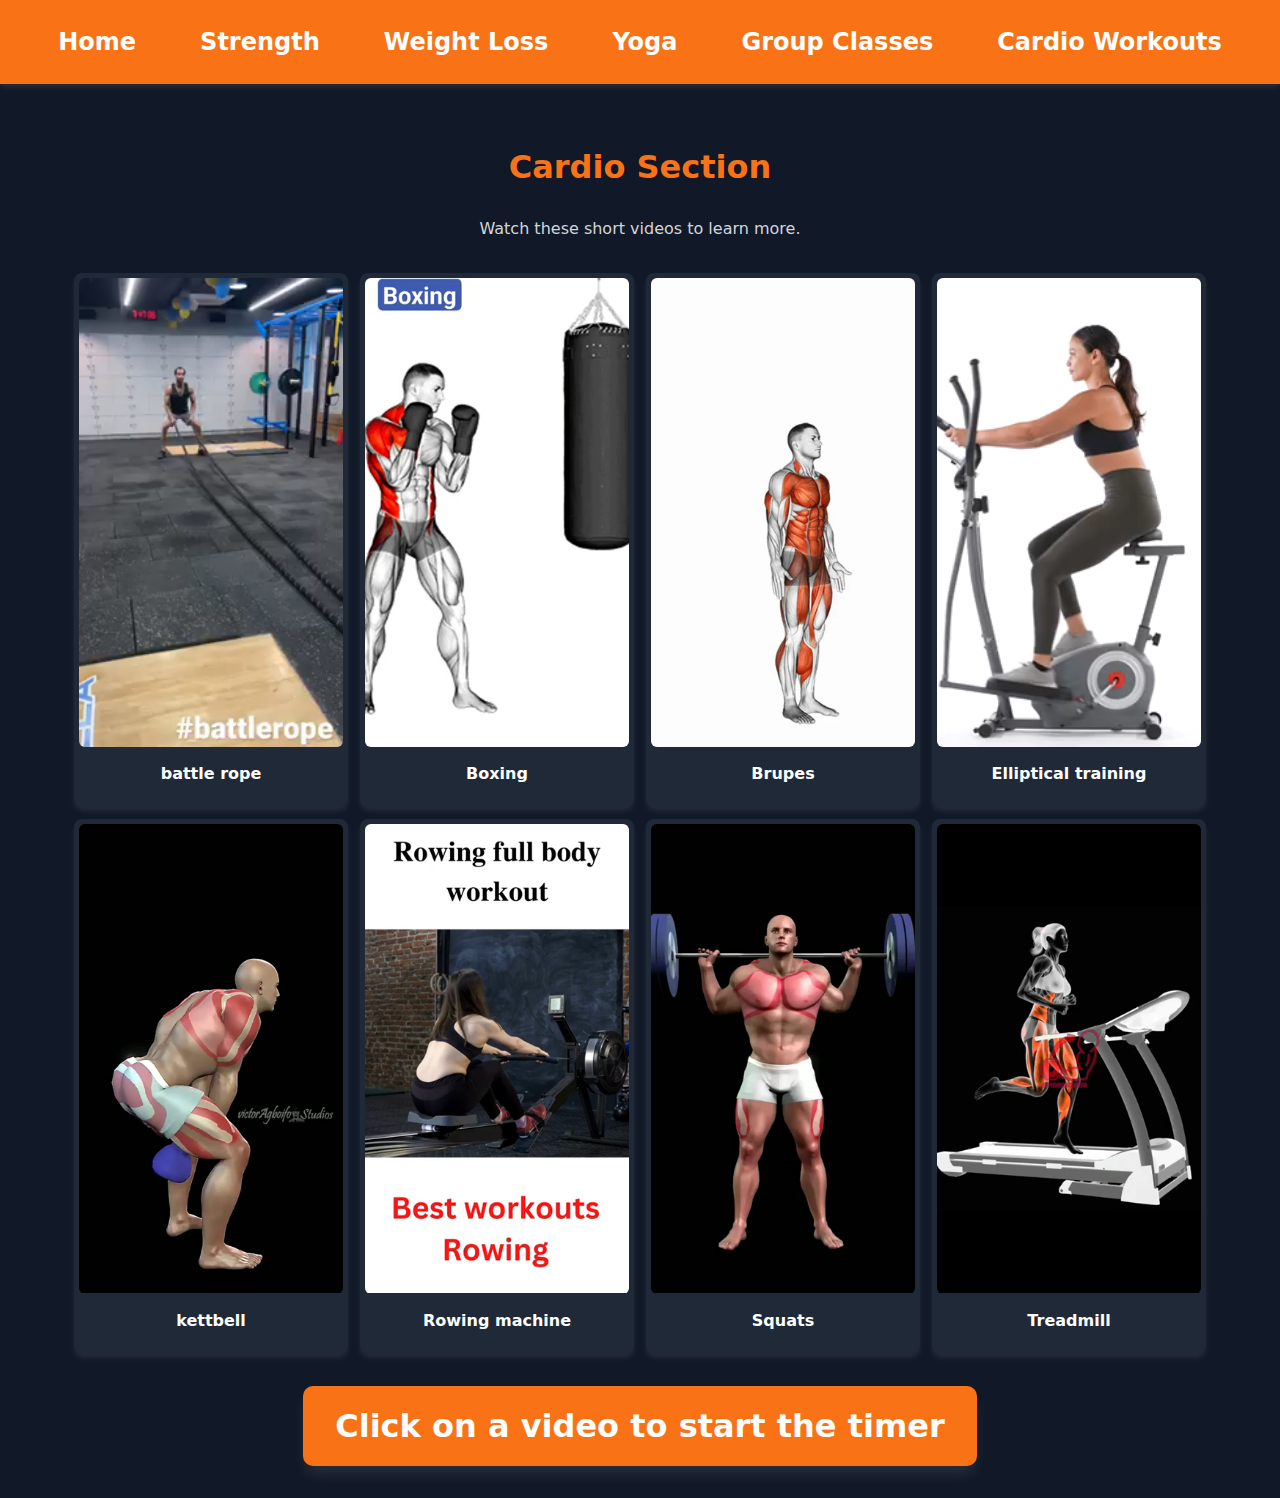
<file: cardio.html>
<!DOCTYPE html>
<html lang="en">
<head>
    <meta charset="UTF-8">
    <meta name="viewport" content="width=device-width, initial-scale=1.0">
    <title>Cardio Exercises</title>
    <link rel="stylesheet" href="./css/yoga.css">
    <style>
        .nav-bar {
            background-color: var(--primary-color);
            padding: 1rem;
            display: flex;
            justify-content: center;
            gap: 2rem;
            box-shadow: var(--shadow);
        }
        .nav-bar a {
            color: var(--white);
            text-decoration: none;
            font-weight: bold;
            font-size: 1.5rem;
            padding: 0.5rem 1rem;
            transition: color 0.3s ease-in-out;
            position: relative;
        }
        .nav-bar a::after {
            content: "";
            position: absolute;
            left: 50%;
            bottom: -3px;
            width: 0;
            height: 2px;
            background-color: var(--white);
            transition: width 0.3s ease-in-out, left 0.3s ease-in-out;
        }
        .nav-bar a:hover::after {
            width: 100%;
            left: 0;
        }
        .video-container {
            text-align: center;
            position: relative;
        }
        .video-container video {
            width: 100%;
            height: 100%;
            object-fit: cover;
            border-radius: 6px;
        }
        .video-container p {
            margin-top: 0.5rem;
            font-weight: bold;
            color: var(--text-color);
        }
        .video-container video:hover {
            autoplay: true;
            muted: true;
            loop: true;
        }
        .timer {
            text-align: center;
            font-size: 2rem;
            font-weight: bold;
            margin-top: 2rem;
            padding: 1rem 2rem;
            color: var(--white);
            background-color: var(--primary-color);
            border-radius: 10px;
            display: block;
            width: fit-content;
            margin-left: auto;
            margin-right: auto;
            box-shadow: var(--shadow-lg);
            transition: transform 0.2s ease-in-out;
        }
        .timer.active {
            transform: scale(1.2);
        }
    </style>
</head>
<body>
    <nav class="nav-bar">
        <a href="./index.html">Home</a>
        <a href="./strengthgain.html">Strength</a>
        <a href="./weightloss.html">Weight Loss</a>
        <a href="./yoga.html">Yoga</a>
        <a href="#group-classes">Group Classes</a>
        <a href="./cardio.html">Cardio Workouts</a>
    </nav>
    
    <div class="container">
        <header class="section-header">
            <h2>Cardio Section</h2>
            <p>Watch these short videos to learn more.</p>
        </header>
        
        <section class="video-section">
            <div class="video-container">
                <video muted>
                    <source src="./videos/cardio/battlerope.mp4" type="video/mp4">
                    Your browser does not support the video tag.
                </video>
                <p>battle rope</p>
            </div>
            <div class="video-container">
                <video muted>
                    <source src="./videos/cardio/boxing.mp4" type="video/mp4">
                    Your browser does not support the video tag.
                </video>
                <p>Boxing</p>
            </div>
            <div class="video-container">
                <video muted>
                    <source src="./videos/cardio/burpes.mp4" type="video/mp4">
                    Your browser does not support the video tag.
                </video>
                <p>Brupes</p>
            </div>
            <div class="video-container">
                <video muted>
                    <source src="./videos/cardio/elliptical.mp4" type="video/mp4">
                    Your browser does not support the video tag.
                </video>
                <p>Elliptical training</p>
            </div>
            <div class="video-container">
                <video muted>
                    <source src="./videos/cardio/kettbell.mp4" type="video/mp4">
                    Your browser does not support the video tag.
                </video>
                <p>kettbell</p>
            </div>
            <div class="video-container">
                <video muted>
                    <source src="./videos/cardio/rowing.mp4" type="video/mp4">
                    Your browser does not support the video tag.
                </video>
                <p>Rowing machine</p>
            </div>
            <div class="video-container">
                <video muted>
                    <source src="./videos/cardio/squats.mp4" type="video/mp4">
                    Your browser does not support the video tag.
                </video>
                <p>Squats</p>
            </div>
            <div class="video-container">
                <video muted>
                    <source src="./videos/cardio/treadmill.mp4" type="video/mp4">
                    Your browser does not support the video tag.
                </video>
                <p>Treadmill</p>
            </div>
        </section>
        <div class="timer" id="video-timer">Click on a video to start the timer</div>
    </div>
    <script>
        let activeTimer;
        let activeVideo;

        document.querySelectorAll(".video-container video").forEach(video => {
            video.addEventListener("mouseenter", () => {
                video.play();
            });
            video.addEventListener("mouseleave", () => {
                video.pause();
                video.currentTime = 0;
            });
            video.addEventListener("click", () => {
                if (activeVideo && activeVideo !== video) {
                    alert("You switched to a different video!");
                }
                
                clearInterval(activeTimer);
                let timerElement = document.getElementById("video-timer");
                let time = 0;
                timerElement.textContent = `Time Spent: ${time} sec`;
                timerElement.classList.add("active");
                activeVideo = video;
                
                activeTimer = setInterval(() => {
                    time++;
                    timerElement.textContent = `Time Spent: ${time} sec`;
                    timerElement.classList.toggle("active");
                    if (video.paused || video.ended) {
                        clearInterval(activeTimer);
                        timerElement.classList.remove("active");
                    }
                }, 1000);
            });
        });
    </script>
</body>
</html>
</file>
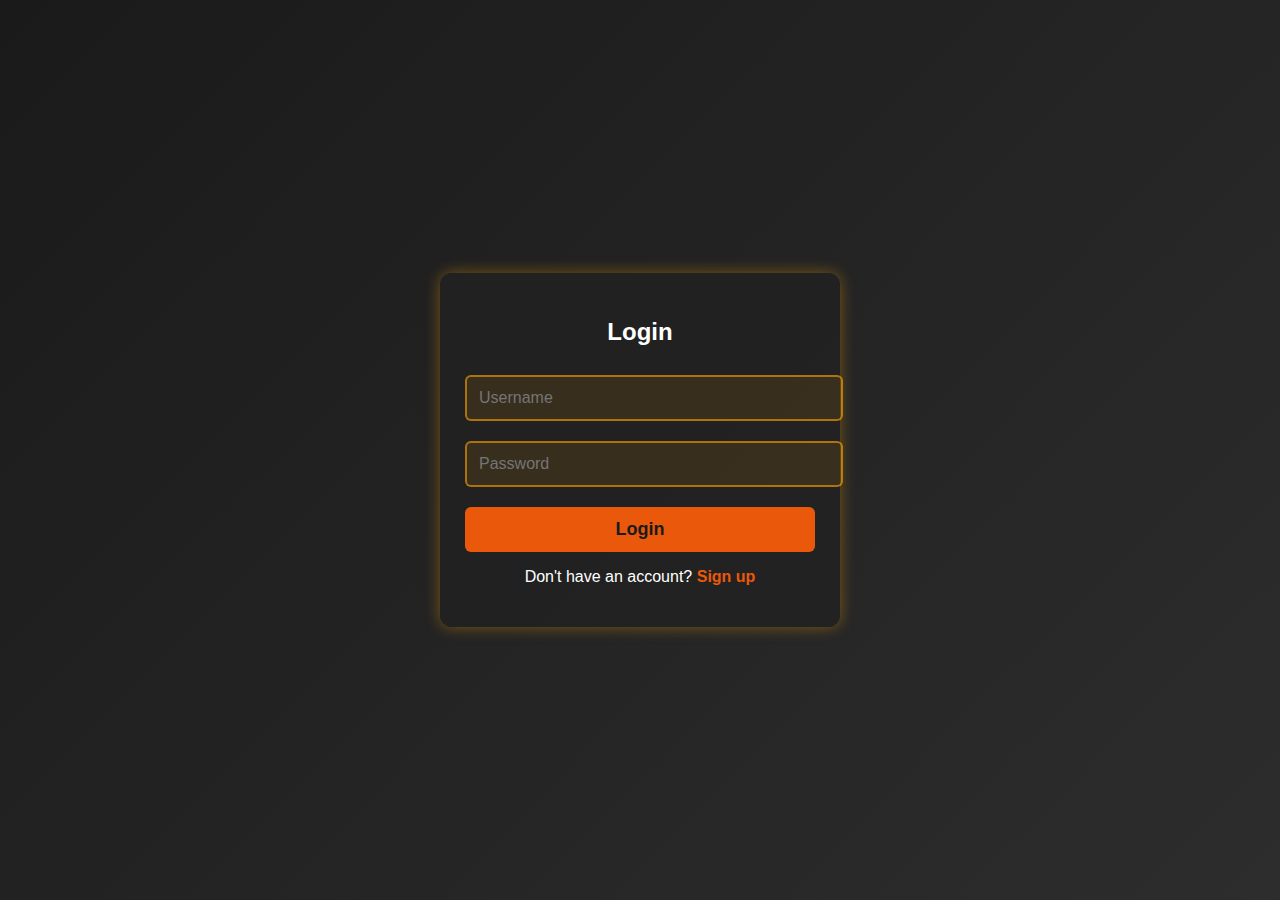
<file: login.html>
<!DOCTYPE html>
<html lang="en">
<head>
    <meta charset="UTF-8">
    <meta name="viewport" content="width=device-width, initial-scale=1.0">
    <title>Login</title>
    <link rel="stylesheet" href="style.css">
</head>
<body>
    <div class="container">
        <h2>Login</h2>
        <input type="text" id="loginUsername" placeholder="Username" required>
        <input type="password" id="loginPassword" placeholder="Password" required>
        <button onclick="loginUser()">Login</button>
        <p>Don't have an account? <a href="signup.html">Sign up</a></p>
    </div>
    <script src="script.js"></script>
</body>
</html>
</file>
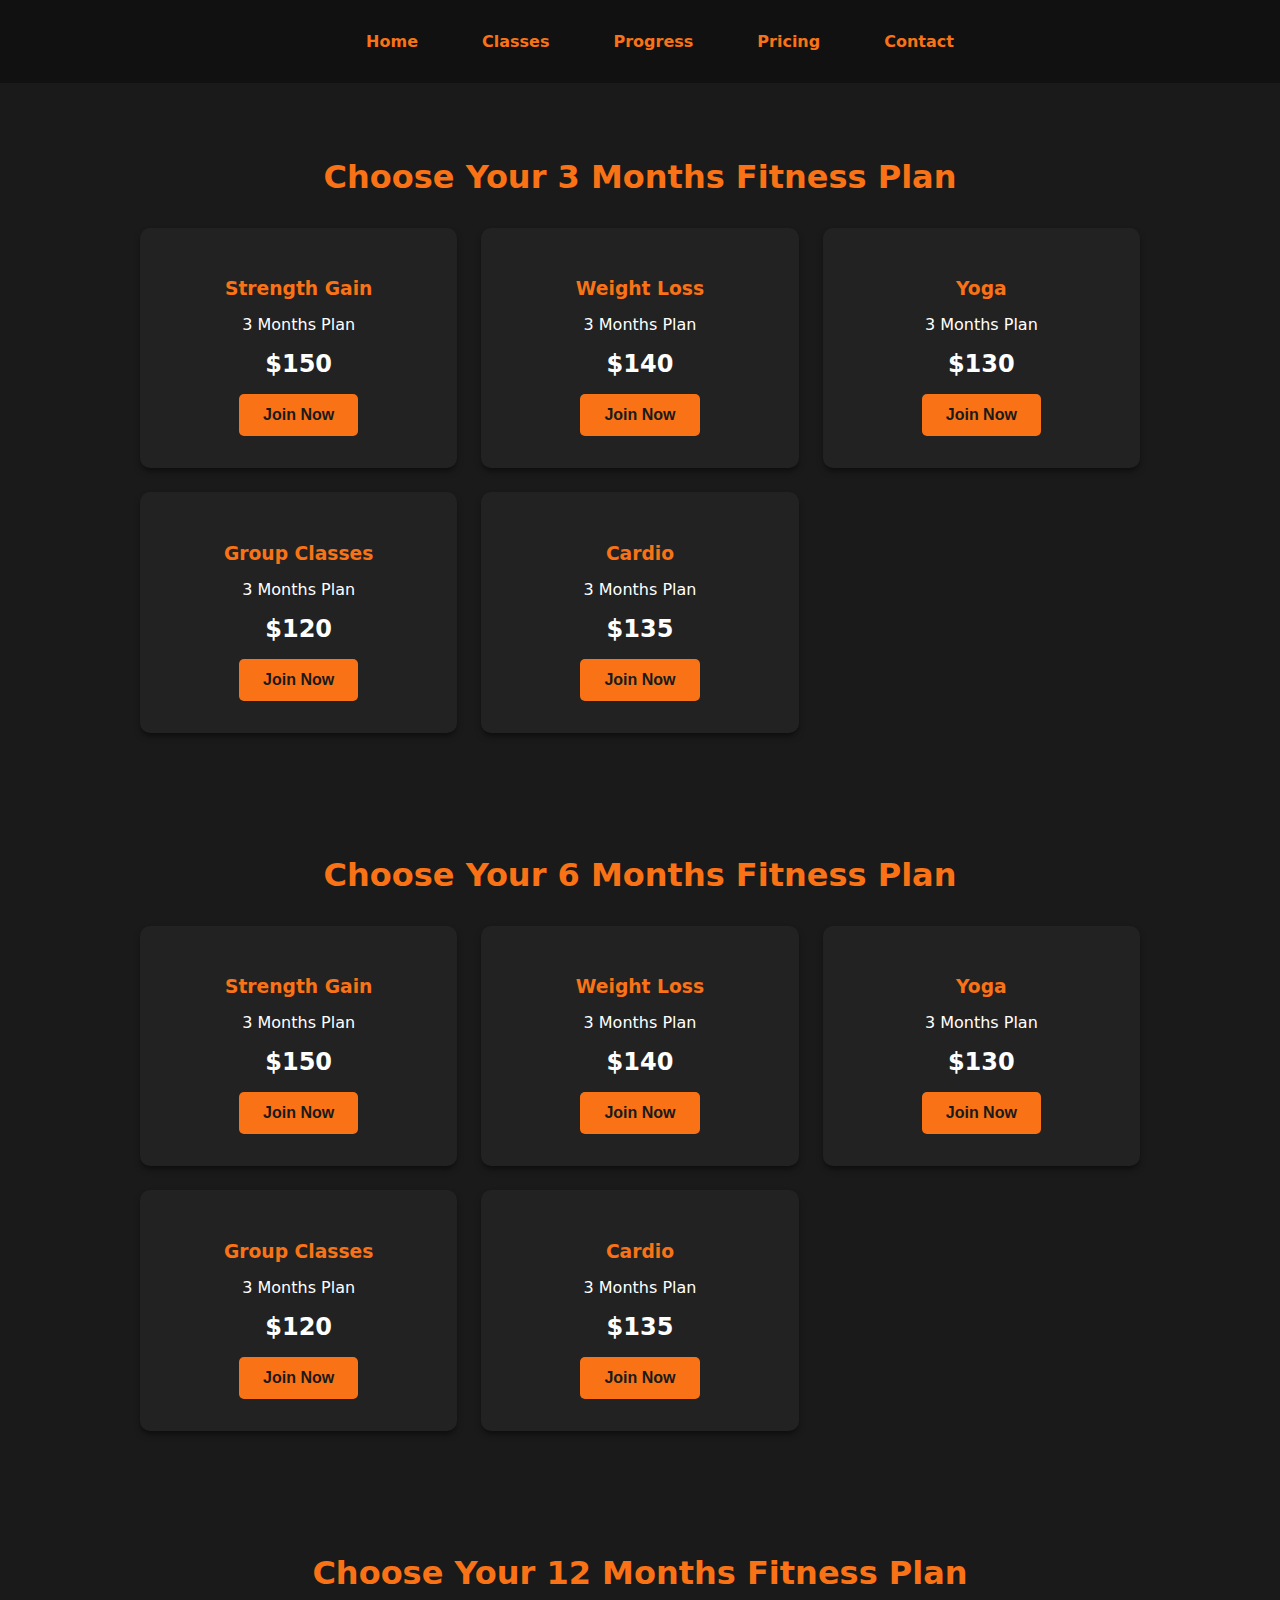
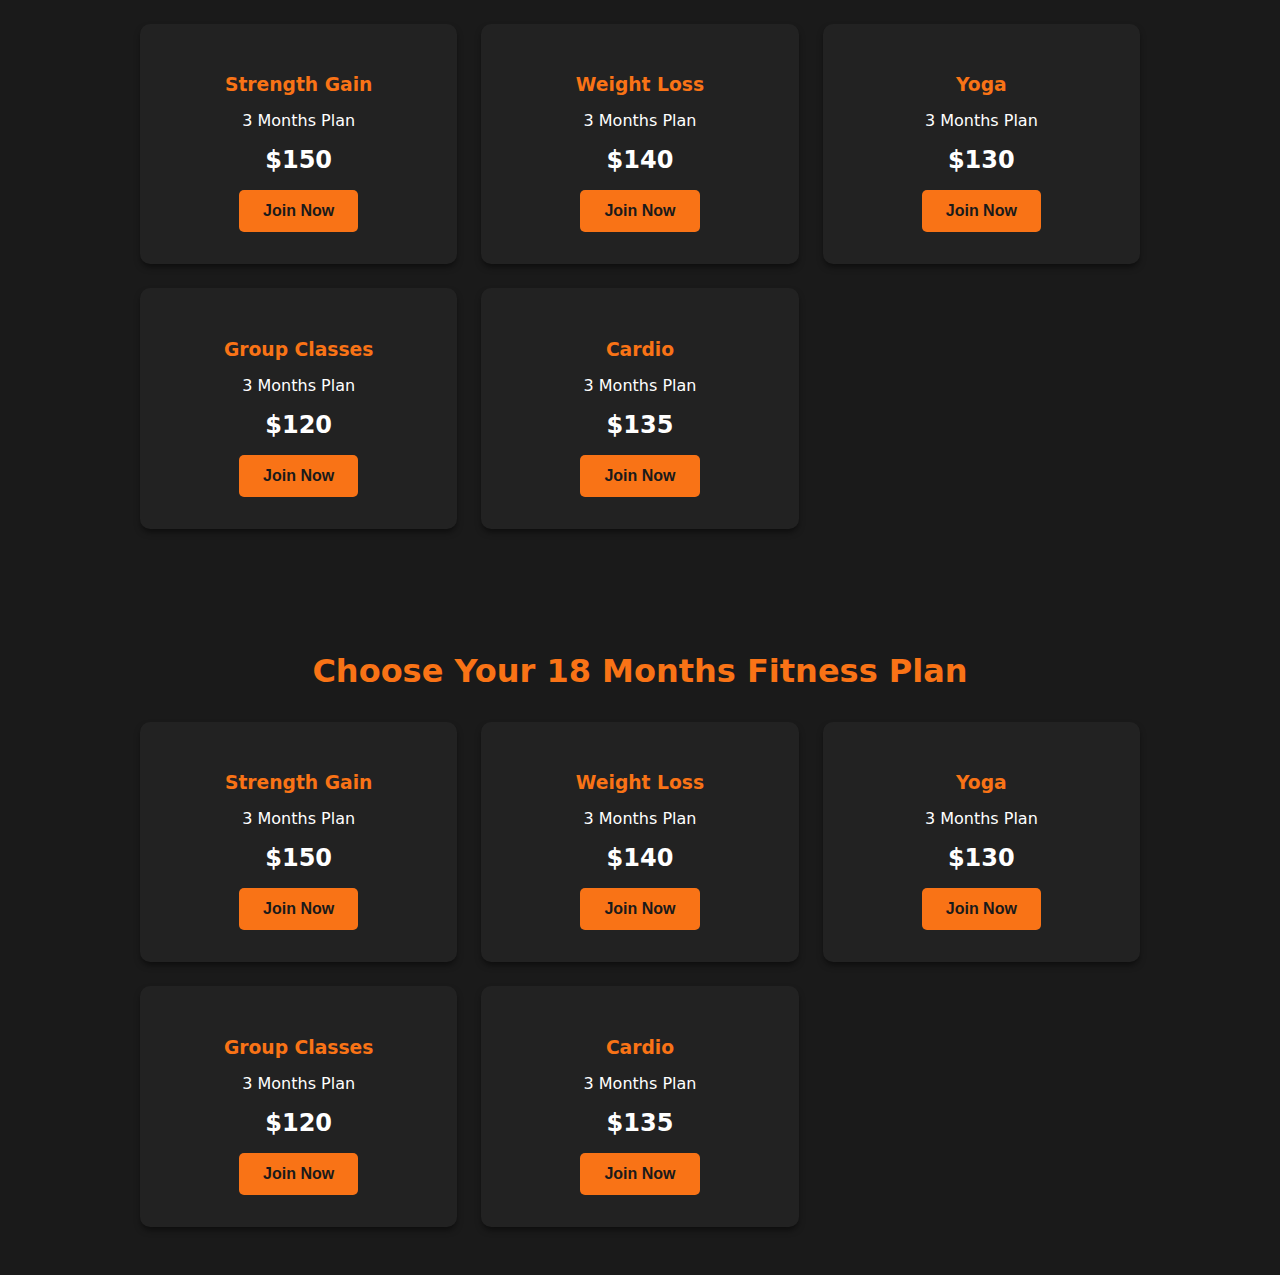
<file: pricing.html>
<!DOCTYPE html>
<html lang="en">
<head>
    <meta charset="UTF-8">
    <meta name="viewport" content="width=device-width, initial-scale=1.0">
    <title>Pricing - Fitness Plans</title>
    <link rel="stylesheet" href="./css/pricing.css">
</head>
<body>
    <nav class="nav-wrapper">
        <ul class="nav-links">
            <li><a href="./index.html">Home</a></li>
            <li class="dropdown">
                <a href="#" class="dropbtn">Classes</a>
                <div class="dropdown-content">
                    <a href="./strengthgain.html">Strength Gain</a>
                    <a href="./cardio.html">Cardio</a>
                    <a href="./weightloss.html">Weight Loss</a>
                    <a href="./yoga.html">Yoga</a>
                    <a href="#">Group Classes</a>
                </div>
            </li>
            <li><a href="./progress.html">Progress</a></li>
            <li><a href="./pricing.html">Pricing</a></li>
            <li><a href="#">Contact</a></li>
        </ul>
    </nav>
    
    <section class="pricing-section">
        <h2>Choose Your 3 Months Fitness Plan</h2>
        <div class="pricing-grid">
            <div class="pricing-card">
                <h3>Strength Gain</h3>
                <p>3 Months Plan</p>
                <span>$150</span>
                <button class="join-btn">Join Now</button>
            </div>
            <div class="pricing-card">
                <h3>Weight Loss</h3>
                <p>3 Months Plan</p>
                <span>$140</span>
                <button class="join-btn">Join Now</button>
            </div>
            <div class="pricing-card">
                <h3>Yoga</h3>
                <p>3 Months Plan</p>
                <span>$130</span>
                <button class="join-btn">Join Now</button>
            </div>
            <div class="pricing-card">
                <h3>Group Classes</h3>
                <p>3 Months Plan</p>
                <span>$120</span>
                <button class="join-btn">Join Now</button>
            </div>
            <div class="pricing-card">
                <h3>Cardio</h3>
                <p>3 Months Plan</p>
                <span>$135</span>
                <button class="join-btn">Join Now</button>
            </div>
        </div>
    </section>
    <section class="pricing-section">
        <h2>Choose Your 6 Months Fitness Plan</h2>
        <div class="pricing-grid">
            <div class="pricing-card">
                <h3>Strength Gain</h3>
                <p>3 Months Plan</p>
                <span>$150</span>
                <button class="join-btn">Join Now</button>
            </div>
            <div class="pricing-card">
                <h3>Weight Loss</h3>
                <p>3 Months Plan</p>
                <span>$140</span>
                <button class="join-btn">Join Now</button>
            </div>
            <div class="pricing-card">
                <h3>Yoga</h3>
                <p>3 Months Plan</p>
                <span>$130</span>
                <button class="join-btn">Join Now</button>
            </div>
            <div class="pricing-card">
                <h3>Group Classes</h3>
                <p>3 Months Plan</p>
                <span>$120</span>
                <button class="join-btn">Join Now</button>
            </div>
            <div class="pricing-card">
                <h3>Cardio</h3>
                <p>3 Months Plan</p>
                <span>$135</span>
                <button class="join-btn">Join Now</button>
            </div>
        </div>
    </section>

    <section class="pricing-section">
        <h2>Choose Your 12 Months Fitness Plan</h2>
        <div class="pricing-grid">
            <div class="pricing-card">
                <h3>Strength Gain</h3>
                <p>3 Months Plan</p>
                <span>$150</span>
                <button class="join-btn">Join Now</button>
            </div>
            <div class="pricing-card">
                <h3>Weight Loss</h3>
                <p>3 Months Plan</p>
                <span>$140</span>
                <button class="join-btn">Join Now</button>
            </div>
            <div class="pricing-card">
                <h3>Yoga</h3>
                <p>3 Months Plan</p>
                <span>$130</span>
                <button class="join-btn">Join Now</button>
            </div>
            <div class="pricing-card">
                <h3>Group Classes</h3>
                <p>3 Months Plan</p>
                <span>$120</span>
                <button class="join-btn">Join Now</button>
            </div>
            <div class="pricing-card">
                <h3>Cardio</h3>
                <p>3 Months Plan</p>
                <span>$135</span>
                <button class="join-btn">Join Now</button>
            </div>
        </div>
    </section>

    <section class="pricing-section">
        <h2>Choose Your 18 Months Fitness Plan</h2>
        <div class="pricing-grid">
            <div class="pricing-card">
                <h3>Strength Gain</h3>
                <p>3 Months Plan</p>
                <span>$150</span>
                <button class="join-btn">Join Now</button>
            </div>
            <div class="pricing-card">
                <h3>Weight Loss</h3>
                <p>3 Months Plan</p>
                <span>$140</span>
                <button class="join-btn">Join Now</button>
            </div>
            <div class="pricing-card">
                <h3>Yoga</h3>
                <p>3 Months Plan</p>
                <span>$130</span>
                <button class="join-btn">Join Now</button>
            </div>
            <div class="pricing-card">
                <h3>Group Classes</h3>
                <p>3 Months Plan</p>
                <span>$120</span>
                <button class="join-btn">Join Now</button>
            </div>
            <div class="pricing-card">
                <h3>Cardio</h3>
                <p>3 Months Plan</p>
                <span>$135</span>
                <button class="join-btn">Join Now</button>
            </div>
        </div>
    </section>
</body>
</html>
</file>
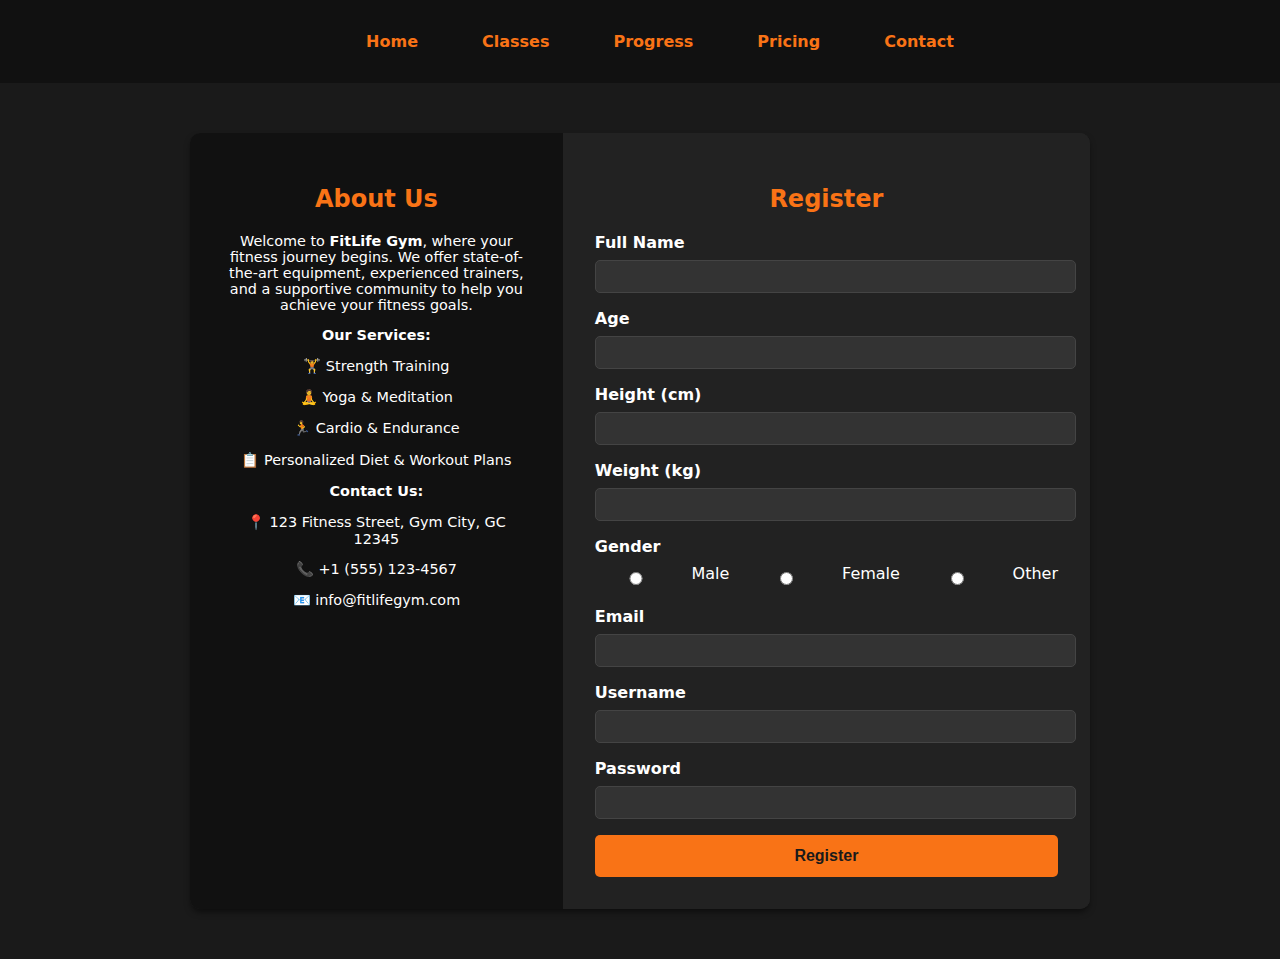
<file: register.html>
<!DOCTYPE html>
<html lang="en">
<head>
    <meta charset="UTF-8">
    <meta name="viewport" content="width=device-width, initial-scale=1.0">
    <title>Register - FitLife Gym</title>
    <link rel="stylesheet" href="./css/register.css">
    <script>
        function calculateBMI() {
            let weight = document.getElementById("weight").value;
            let height = document.getElementById("height").value / 100; // Convert cm to meters
            
            if (weight > 0 && height > 0) {
                let bmi = weight / (height * height);
                let category = "";
                
                if (bmi < 18.5) {
                    category = "Underweight";
                } else if (bmi >= 18.5 && bmi < 24.9) {
                    category = "Normal weight";
                } else if (bmi >= 25 && bmi < 29.9) {
                    category = "Overweight";
                } else {
                    category = "Obese";
                }
                
                document.getElementById("bmi-result").innerHTML = `Your BMI is ${bmi.toFixed(2)} (${category})`;
            } else {
                document.getElementById("bmi-result").innerHTML = "Please enter valid weight and height values.";
            }
        }
    </script>
</head>
<body>
    <nav class="nav-wrapper">
        <ul class="nav-links">
            <li><a href="./index.html">Home</a></li>
            <li class="dropdown">
                <a href="#" class="dropbtn">Classes</a>
                <div class="dropdown-content">
                    <a href="./strengthgain.html">Strength Gain</a>
                    <a href="./cardio.html">Cardio</a>
                    <a href="./weightloss.html">Weight Loss</a>
                    <a href="./yoga.html">Yoga</a>
                    <a href="#">Group Classes</a>
                </div>
            </li>
            <li><a href="./progress.html">Progress</a></li>
            <li><a href="./pricing.html">Pricing</a></li>
            <li><a href="#">Contact</a></li>
        </ul>
    </nav>

    <main class="register-container">
        <div class="about-us">
            <h2>About Us</h2>
            <p>Welcome to <strong>FitLife Gym</strong>, where your fitness journey begins. We offer state-of-the-art equipment, experienced trainers, and a supportive community to help you achieve your fitness goals.</p>
            <p><strong>Our Services:</strong></p>
            <p>🏋️ Strength Training</p>
            <p>🧘 Yoga & Meditation</p>
            <p>🏃 Cardio & Endurance</p>
            <p>📋 Personalized Diet & Workout Plans</p>
            <p><strong>Contact Us:</strong></p>
            <p>📍 123 Fitness Street, Gym City, GC 12345</p>
            <p>📞 +1 (555) 123-4567</p>
            <p>📧 info@fitlifegym.com</p>
        </div>

        <div class="register-form">
            <h2>Register</h2>
            <form action="https://submit-form.com/wDXqKArKo" onsubmit="event.preventDefault(); calculateBMI();">
                <div class="form-group">
                    <label for="name">Full Name</label>
                    <input type="text" id="name" name="name" required>
                </div>
                
                <div class="form-group">
                    <label for="age">Age</label>
                    <input type="number" id="age" name="age" required>
                </div>

                <div class="form-group">
                    <label for="height">Height (cm)</label>
                    <input type="number" id="height" name="height" required>
                </div>

                <div class="form-group">
                    <label for="weight">Weight (kg)</label>
                    <input type="number" id="weight" name="weight" required>
                </div>
                
                <p id="bmi-result"></p>
                
                <div class="form-group">
                    <label>Gender</label>
                    <div class="radio-group">
                        <input type="radio" id="male" name="gender" value="male" required>
                        <label for="male">Male</label>
                        <input type="radio" id="female" name="gender" value="female" required>
                        <label for="female">Female</label>
                        <input type="radio" id="other" name="gender" value="other" required>
                        <label for="other">Other</label>
                    </div>
                </div>

                <div class="form-group">
                    <label for="email">Email</label>
                    <input type="email" id="email" name="email" required>
                </div>

                <div class="form-group">
                    <label for="username">Username</label>
                    <input type="text" id="username" name="username" required>
                </div>

                <div class="form-group">
                    <label for="password">Password</label>
                    <input type="password" id="password" name="password" required>
                </div>

                <button type="submit" class="submit-btn">Register</button>
            </form>
        </div>
    </main>
</body>
</html>
</file>
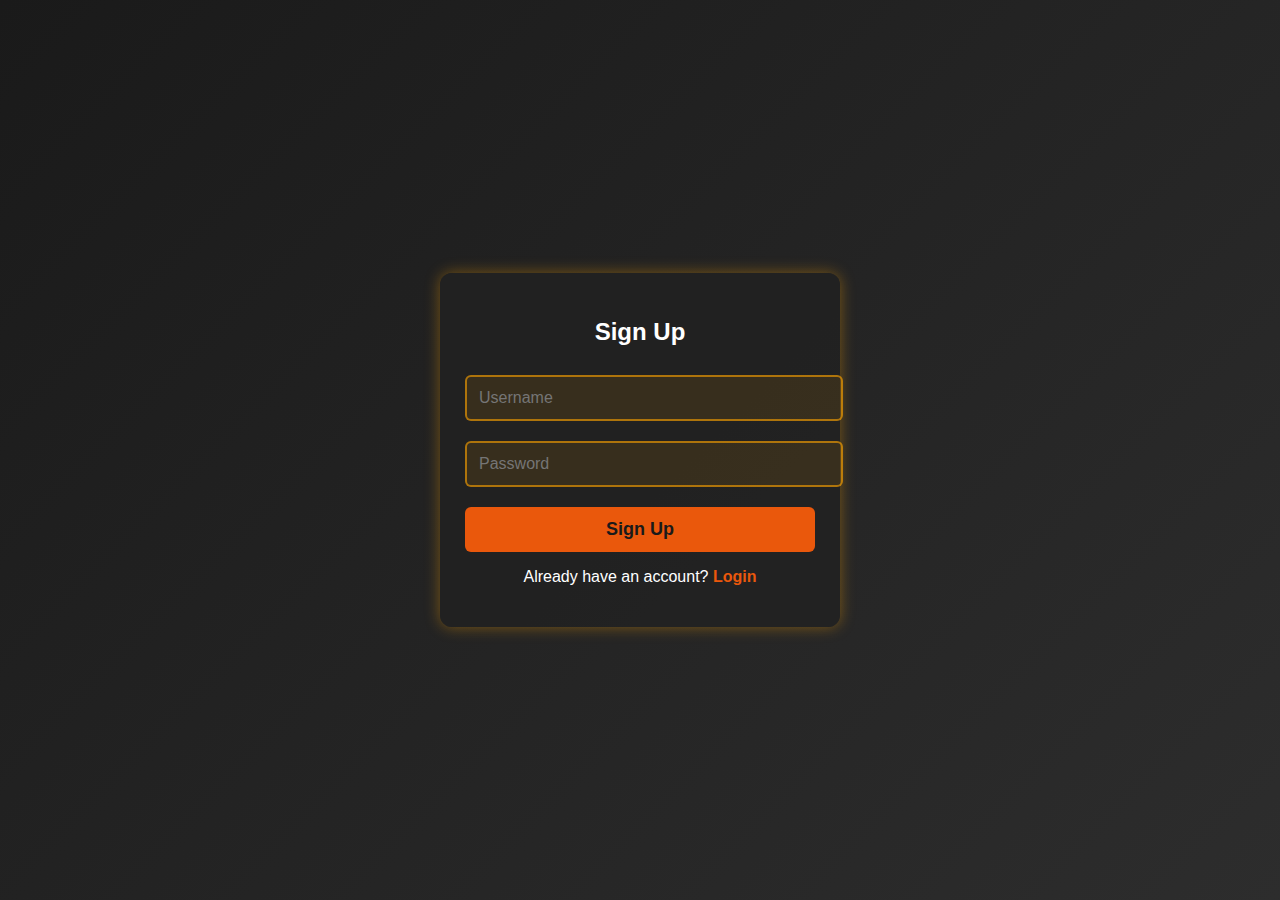
<file: signup.html>
<!DOCTYPE html>
<html lang="en">
<head>
    <meta charset="UTF-8">
    <meta name="viewport" content="width=device-width, initial-scale=1.0">
    <title>Sign Up</title>
    <link rel="stylesheet" href="style.css">
</head>
<body>
    <div class="container">
        <h2>Sign Up</h2>
        <input type="text" id="signupUsername" placeholder="Username" required>
        <input type="password" id="signupPassword" placeholder="Password" required>
        <button onclick="registerUser()">Sign Up</button>
        <p>Already have an account? <a href="login.html">Login</a></p>
    </div>
    <script src="script.js"></script>
</body>
</html>
</file>
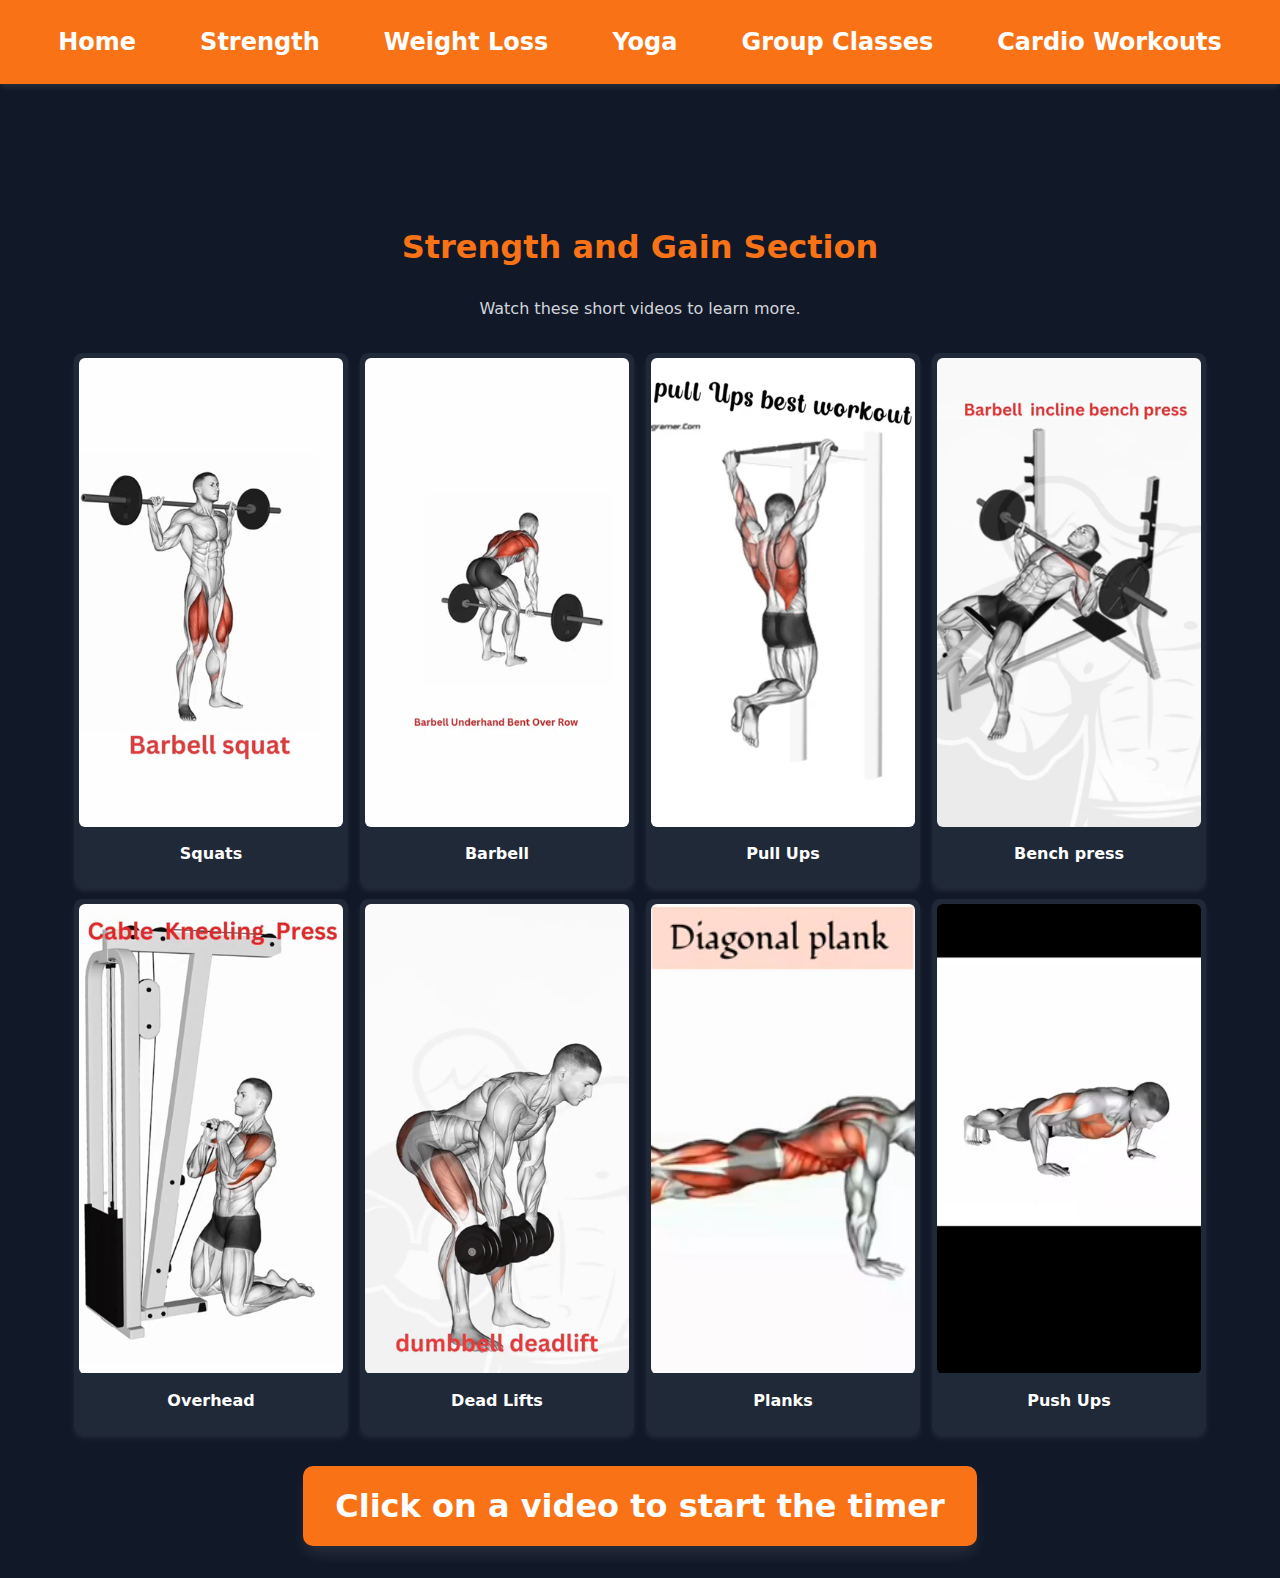
<file: strengthgain.html>
<!DOCTYPE html>
<html lang="en">
<head>
    <meta charset="UTF-8">
    <meta name="viewport" content="width=device-width, initial-scale=1.0">
    <title>Strength gain</title>
    <link rel="stylesheet" href="./css/strengthgain.css">
    <style>
        .nav-bar {
            background-color: var(--primary-color);
            padding: 1rem;
            display: flex;
            justify-content: center;
            gap: 2rem;
            box-shadow: var(--shadow);
        }
        .nav-bar a {
            color: var(--white);
            text-decoration: none;
            font-weight: bold;
            font-size: 1.5rem;
            padding: 0.5rem 1rem;
            transition: color 0.3s ease-in-out;
            position: relative;
        }
        .nav-bar a::after {
            content: "";
            position: absolute;
            left: 50%;
            bottom: -3px;
            width: 0;
            height: 2px;
            background-color: var(--white);
            transition: width 0.3s ease-in-out, left 0.3s ease-in-out;
        }
        .nav-bar a:hover::after {
            width: 100%;
            left: 0;
        }
        .video-container {
            text-align: center;
            position: relative;
        }
        .video-container video {
            width: 100%;
            height: 100%;
            object-fit: cover;
            border-radius: 6px;
        }
        .video-container p {
            margin-top: 0.5rem;
            font-weight: bold;
            color: var(--text-color);
        }
        .video-container video:hover {
            autoplay: true;
            muted: true;
            loop: true;
        }
        .timer {
            text-align: center;
            font-size: 2rem;
            font-weight: bold;
            margin-top: 2rem;
            padding: 1rem 2rem;
            color: var(--white);
            background-color: var(--primary-color);
            border-radius: 10px;
            display: block;
            width: fit-content;
            margin-left: auto;
            margin-right: auto;
            box-shadow: var(--shadow-lg);
            transition: transform 0.2s ease-in-out;
        }
        .timer.active {
            transform: scale(1.2);
        }
    </style>
</head>
<body>
    <nav class="nav-bar">
        <a href="./index.html">Home</a>
        <a href="./strengthgain.html">Strength</a>
        <a href="./weightloss.html">Weight Loss</a>
        <a href="./yoga.html">Yoga</a>
        <a href="#group-classes">Group Classes</a>
        <a href="./cardio.html">Cardio Workouts</a>
    </nav>
    
    <div class="container">
        <header class="section-header">
            <h2>Strength and Gain Section</h2>
            <p>Watch these short videos to learn more.</p>
        </header>
        
        <section class="video-section">
            <div class="video-container">
                <video muted>
                    <source src="./videos/strength/squats.mp4" type="video/mp4">
                    Your browser does not support the video tag.
                </video>
                <p>Squats</p>
            </div>
            <div class="video-container">
                <video muted>
                    <source src="./videos/strength/barbell.mp4" type="video/mp4">
                    Your browser does not support the video tag.
                </video>
                <p>Barbell</p>
            </div>
            <div class="video-container">
                <video muted>
                    <source src="./videos/strength/pullups.mp4" type="video/mp4">
                    Your browser does not support the video tag.
                </video>
                <p>Pull Ups</p>
            </div>
            <div class="video-container">
                <video muted>
                    <source src="./videos/strength/benchpress.mp4" type="video/mp4">
                    Your browser does not support the video tag.
                </video>
                <p>Bench press</p>
            </div>
            <div class="video-container">
                <video muted>
                    <source src="./videos/strength/overhead.mp4" type="video/mp4">
                    Your browser does not support the video tag.
                </video>
                <p>Overhead</p>
            </div>
            <div class="video-container">
                <video muted>
                    <source src="./videos/strength/deadlifts.mp4" type="video/mp4">
                    Your browser does not support the video tag.
                </video>
                <p>Dead Lifts</p>
            </div>
            <div class="video-container">
                <video muted>
                    <source src="./videos/strength/plank.mp4" type="video/mp4">
                    Your browser does not support the video tag.
                </video>
                <p>Planks</p>
            </div>
            <div class="video-container">
                <video muted>
                    <source src="./videos/strength/pushups.mp4" type="video/mp4">
                    Your browser does not support the video tag.
                </video>
                <p>Push Ups</p>
            </div>
        </section>
        <div class="timer" id="video-timer">Click on a video to start the timer</div>
    </div>
    <script>
        let activeTimer;
        let activeVideo;

        document.querySelectorAll(".video-container video").forEach(video => {
            video.addEventListener("mouseenter", () => {
                video.play();
            });
            video.addEventListener("mouseleave", () => {
                video.pause();
                video.currentTime = 0;
            });
            video.addEventListener("click", () => {
                if (activeVideo && activeVideo !== video) {
                    alert("You switched to a different video!");
                }
                
                clearInterval(activeTimer);
                let timerElement = document.getElementById("video-timer");
                let time = 0;
                timerElement.textContent = `Time Spent: ${time} sec`;
                timerElement.classList.add("active");
                activeVideo = video;
                
                activeTimer = setInterval(() => {
                    time++;
                    timerElement.textContent = `Time Spent: ${time} sec`;
                    timerElement.classList.toggle("active");
                    if (video.paused || video.ended) {
                        clearInterval(activeTimer);
                        timerElement.classList.remove("active");
                    }
                }, 1000);
            });
        });
    </script>
</body>
</html>
</file>
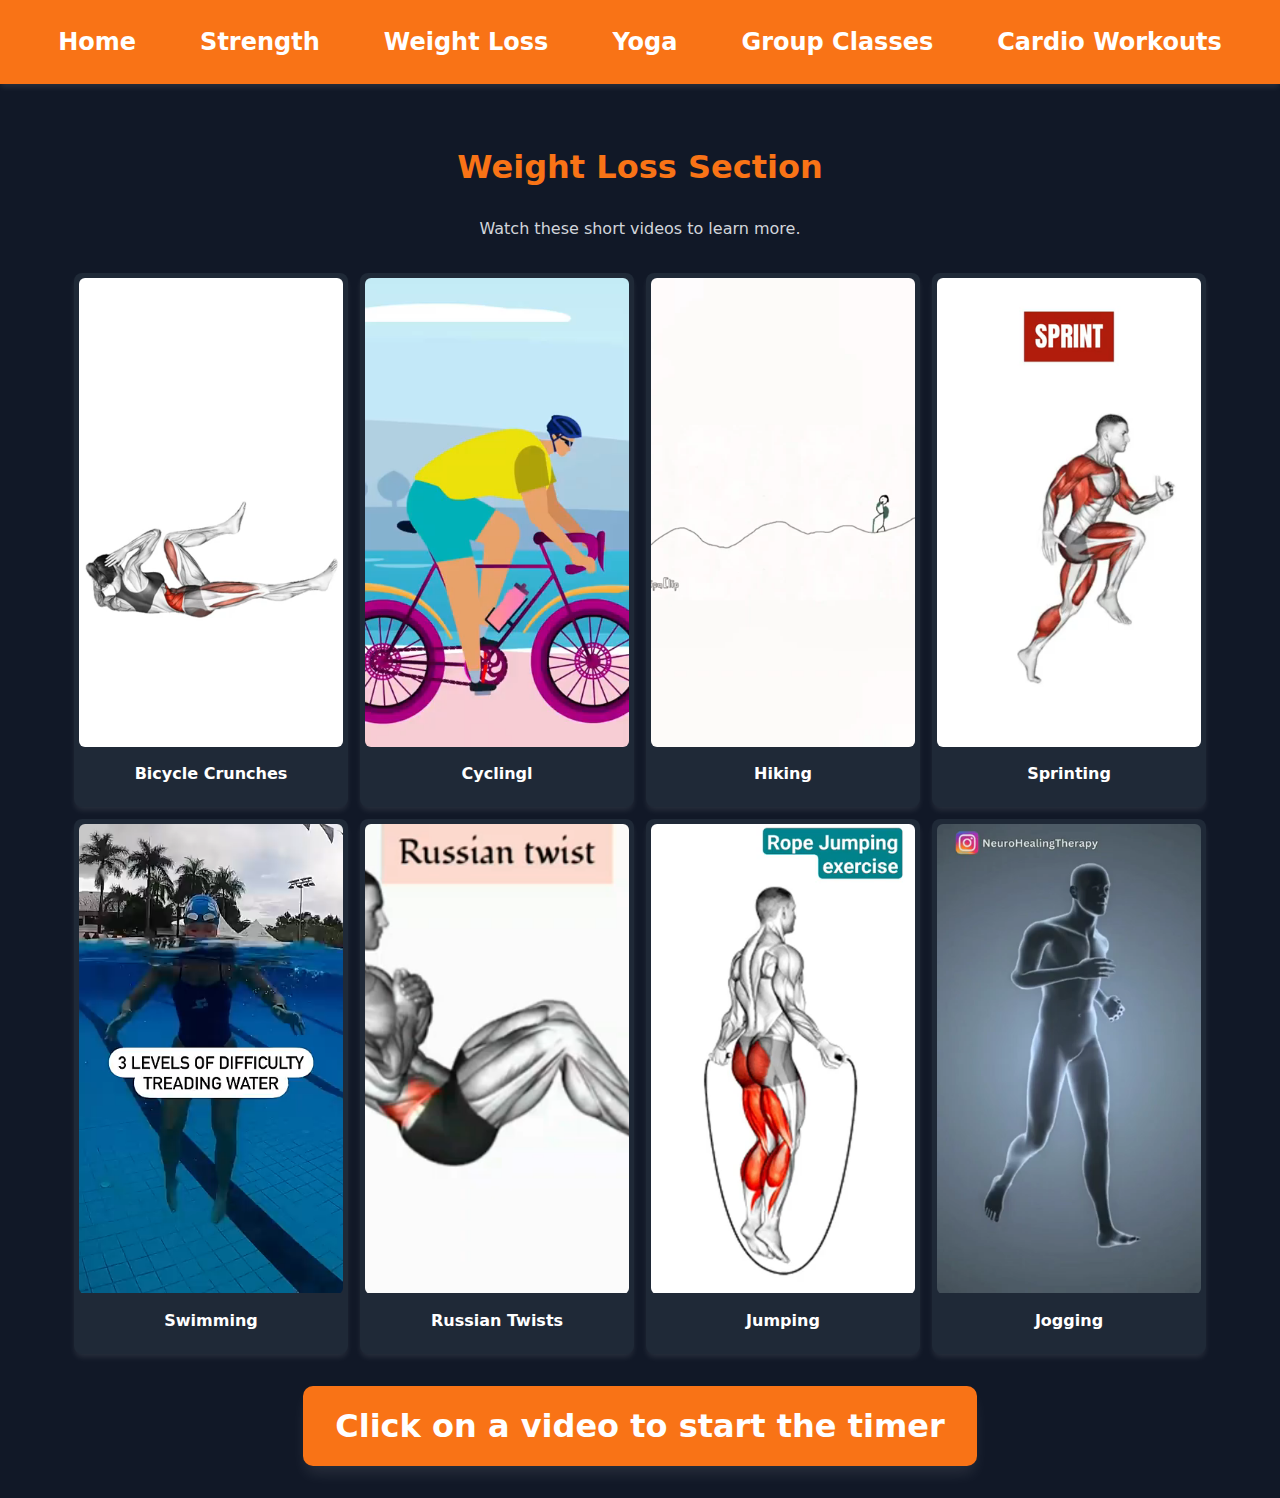
<file: weightloss.html>
<!DOCTYPE html>
<html lang="en">
<head>
    <meta charset="UTF-8">
    <meta name="viewport" content="width=device-width, initial-scale=1.0">
    <title>Weight Loss</title>
    <link rel="stylesheet" href="./css/weightloss.css">
    <style>
        .nav-bar {
            background-color: var(--primary-color);
            padding: 1rem;
            display: flex;
            justify-content: center;
            gap: 2rem;
            box-shadow: var(--shadow);
        }
        .nav-bar a {
            color: var(--white);
            text-decoration: none;
            font-weight: bold;
            font-size: 1.5rem;
            padding: 0.5rem 1rem;
            transition: color 0.3s ease-in-out;
            position: relative;
        }
        .nav-bar a::after {
            content: "";
            position: absolute;
            left: 50%;
            bottom: -3px;
            width: 0;
            height: 2px;
            background-color: var(--white);
            transition: width 0.3s ease-in-out, left 0.3s ease-in-out;
        }
        .nav-bar a:hover::after {
            width: 100%;
            left: 0;
        }
        .video-container {
            text-align: center;
            position: relative;
        }
        .video-container video {
            width: 100%;
            height: 100%;
            object-fit: cover;
            border-radius: 6px;
        }
        .video-container p {
            margin-top: 0.5rem;
            font-weight: bold;
            color: var(--text-color);
        }
        .video-container video:hover {
            autoplay: true;
            muted: true;
            loop: true;
        }
        .timer {
            text-align: center;
            font-size: 2rem;
            font-weight: bold;
            margin-top: 2rem;
            padding: 1rem 2rem;
            color: var(--white);
            background-color: var(--primary-color);
            border-radius: 10px;
            display: block;
            width: fit-content;
            margin-left: auto;
            margin-right: auto;
            box-shadow: var(--shadow-lg);
            transition: transform 0.2s ease-in-out;
        }
        .timer.active {
            transform: scale(1.2);
        }
    </style>
</head>
<body>
    <nav class="nav-bar">
        <a href="./index.html">Home</a>
        <a href="./strengthgain.html">Strength</a>
        <a href="./weightloss.html">Weight Loss</a>
        <a href="./yoga.html">Yoga</a>
        <a href="#group-classes">Group Classes</a>
        <a href="./cardio.html">Cardio Workouts</a>
    </nav>
    
    <div class="container">
        <header class="section-header">
            <h2>Weight Loss Section</h2>
            <p>Watch these short videos to learn more.</p>
        </header>
        
        <section class="video-section">
            <div class="video-container">
                <video muted>
                    <source src="./videos/weightloss/bicyclecrunches.mp4" type="video/mp4">
                    Your browser does not support the video tag.
                </video>
                <p>Bicycle Crunches</p>
            </div>
            <div class="video-container">
                <video muted>
                    <source src="./videos/weightloss/cycling.mp4" type="video/mp4">
                    Your browser does not support the video tag.
                </video>
                <p>Cyclingl</p>
            </div>
            <div class="video-container">
                <video muted>
                    <source src="./videos/weightloss/hiking.mp4" type="video/mp4">
                    Your browser does not support the video tag.
                </video>
                <p>Hiking</p>
            </div>
            <div class="video-container">
                <video muted>
                    <source src="./videos/weightloss/sprinting.mp4" type="video/mp4">
                    Your browser does not support the video tag.
                </video>
                <p>Sprinting</p>
            </div>
            <div class="video-container">
                <video muted>
                    <source src="./videos/weightloss/swimming.mp4" type="video/mp4">
                    Your browser does not support the video tag.
                </video>
                <p>Swimming</p>
            </div>
            <div class="video-container">
                <video muted>
                    <source src="./videos/weightloss/russian.mp4" type="video/mp4">
                    Your browser does not support the video tag.
                </video>
                <p>Russian Twists</p>
            </div>
            <div class="video-container">
                <video muted>
                    <source src="./videos/weightloss/jumping.mp4" type="video/mp4">
                    Your browser does not support the video tag.
                </video>
                <p>Jumping</p>
            </div>
            <div class="video-container">
                <video muted>
                    <source src="./videos/weightloss/jogging.mp4" type="video/mp4">
                    Your browser does not support the video tag.
                </video>
                <p>Jogging</p>
            </div>
        </section>
        <div class="timer" id="video-timer">Click on a video to start the timer</div>
    </div>
    <script>
        let activeTimer;
        let activeVideo;

        document.querySelectorAll(".video-container video").forEach(video => {
            video.addEventListener("mouseenter", () => {
                video.play();
            });
            video.addEventListener("mouseleave", () => {
                video.pause();
                video.currentTime = 0;
            });
            video.addEventListener("click", () => {
                if (activeVideo && activeVideo !== video) {
                    alert("You switched to a different video!");
                }
                
                clearInterval(activeTimer);
                let timerElement = document.getElementById("video-timer");
                let time = 0;
                timerElement.textContent = `Time Spent: ${time} sec`;
                timerElement.classList.add("active");
                activeVideo = video;
                
                activeTimer = setInterval(() => {
                    time++;
                    timerElement.textContent = `Time Spent: ${time} sec`;
                    timerElement.classList.toggle("active");
                    if (video.paused || video.ended) {
                        clearInterval(activeTimer);
                        timerElement.classList.remove("active");
                    }
                }, 1000);
            });
        });
    </script>
</body>
</html>
</file>
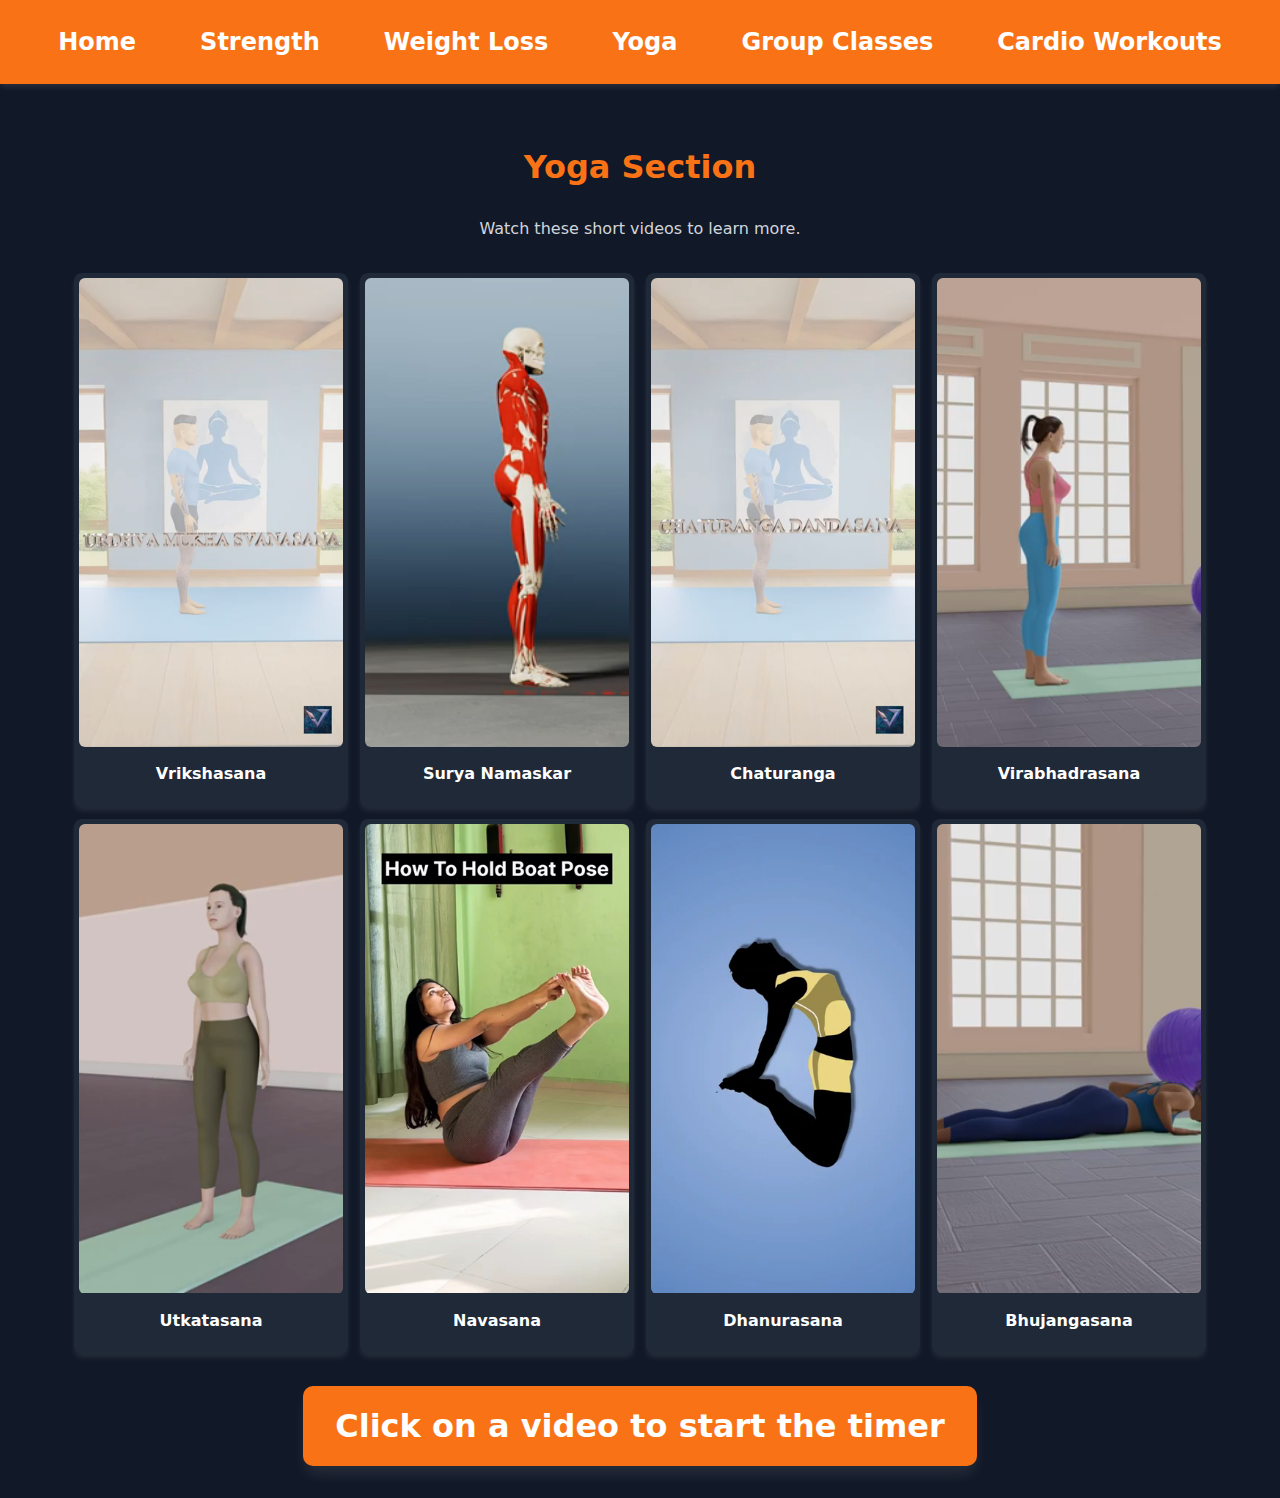
<file: yoga.html>
<!DOCTYPE html>
<html lang="en">
<head>
    <meta charset="UTF-8">
    <meta name="viewport" content="width=device-width, initial-scale=1.0">
    <title>Yoga</title>
    <link rel="stylesheet" href="./css/yoga.css">
    <style>
        .nav-bar {
            background-color: var(--primary-color);
            padding: 1rem;
            display: flex;
            justify-content: center;
            gap: 2rem;
            box-shadow: var(--shadow);
        }
        .nav-bar a {
            color: var(--white);
            text-decoration: none;
            font-weight: bold;
            font-size: 1.5rem;
            padding: 0.5rem 1rem;
            transition: color 0.3s ease-in-out;
            position: relative;
        }
        .nav-bar a::after {
            content: "";
            position: absolute;
            left: 50%;
            bottom: -3px;
            width: 0;
            height: 2px;
            background-color: var(--white);
            transition: width 0.3s ease-in-out, left 0.3s ease-in-out;
        }
        .nav-bar a:hover::after {
            width: 100%;
            left: 0;
        }
        .video-container {
            text-align: center;
            position: relative;
        }
        .video-container video {
            width: 100%;
            height: 100%;
            object-fit: cover;
            border-radius: 6px;
        }
        .video-container p {
            margin-top: 0.5rem;
            font-weight: bold;
            color: var(--text-color);
        }
        .video-container video:hover {
            autoplay: true;
            muted: true;
            loop: true;
        }
        .timer {
            text-align: center;
            font-size: 2rem;
            font-weight: bold;
            margin-top: 2rem;
            padding: 1rem 2rem;
            color: var(--white);
            background-color: var(--primary-color);
            border-radius: 10px;
            display: block;
            width: fit-content;
            margin-left: auto;
            margin-right: auto;
            box-shadow: var(--shadow-lg);
            transition: transform 0.2s ease-in-out;
        }
        .timer.active {
            transform: scale(1.2);
        }
    </style>
</head>
<body>
    <nav class="nav-bar">
        <a href="./index.html">Home</a>
        <a href="./strengthgain.html">Strength</a>
        <a href="./weightloss.html">Weight Loss</a>
        <a href="./yoga.html">Yoga</a>
        <a href="#group-classes">Group Classes</a>
        <a href="./cardio.html">Cardio Workouts</a>
    </nav>
    
    <div class="container">
        <header class="section-header">
            <h2>Yoga Section</h2>
            <p>Watch these short videos to learn more.</p>
        </header>
        
        <section class="video-section">
            <div class="video-container">
                <video muted>
                    <source src="./videos/yoga/vrikshasana.mp4" type="video/mp4">
                    Your browser does not support the video tag.
                </video>
                <p>Vrikshasana</p>
            </div>
            <div class="video-container">
                <video muted>
                    <source src="./videos/yoga/surya.mp4" type="video/mp4">
                    Your browser does not support the video tag.
                </video>
                <p>Surya Namaskar</p>
            </div>
            <div class="video-container">
                <video muted>
                    <source src="./videos/yoga/chaturanga.mp4" type="video/mp4">
                    Your browser does not support the video tag.
                </video>
                <p>Chaturanga</p>
            </div>
            <div class="video-container">
                <video muted>
                    <source src="./videos/yoga/virabhadrasana.mp4" type="video/mp4">
                    Your browser does not support the video tag.
                </video>
                <p>Virabhadrasana</p>
            </div>
            <div class="video-container">
                <video muted>
                    <source src="./videos/yoga/utkatasana.mp4" type="video/mp4">
                    Your browser does not support the video tag.
                </video>
                <p>Utkatasana</p>
            </div>
            <div class="video-container">
                <video muted>
                    <source src="./videos/yoga/navasana.mp4" type="video/mp4">
                    Your browser does not support the video tag.
                </video>
                <p>Navasana</p>
            </div>
            <div class="video-container">
                <video muted>
                    <source src="./videos/yoga/dhanurasana.mp4" type="video/mp4">
                    Your browser does not support the video tag.
                </video>
                <p>Dhanurasana</p>
            </div>
            <div class="video-container">
                <video muted>
                    <source src="./videos/yoga/bhujangasana.mp4" type="video/mp4">
                    Your browser does not support the video tag.
                </video>
                <p>Bhujangasana</p>
            </div>
        </section>
        <div class="timer" id="video-timer">Click on a video to start the timer</div>
    </div>
    <script>
        let activeTimer;
        let activeVideo;

        document.querySelectorAll(".video-container video").forEach(video => {
            video.addEventListener("mouseenter", () => {
                video.play();
            });
            video.addEventListener("mouseleave", () => {
                video.pause();
                video.currentTime = 0;
            });
            video.addEventListener("click", () => {
                if (activeVideo && activeVideo !== video) {
                    alert("You switched to a different video!");
                }
                
                clearInterval(activeTimer);
                let timerElement = document.getElementById("video-timer");
                let time = 0;
                timerElement.textContent = `Time Spent: ${time} sec`;
                timerElement.classList.add("active");
                activeVideo = video;
                
                activeTimer = setInterval(() => {
                    time++;
                    timerElement.textContent = `Time Spent: ${time} sec`;
                    timerElement.classList.toggle("active");
                    if (video.paused || video.ended) {
                        clearInterval(activeTimer);
                        timerElement.classList.remove("active");
                    }
                }, 1000);
            });
        });
    </script>
</body>
</html>
</file>
<file: css/yoga.css>
:root {
    --primary-color: #f97316;
    --primary-hover: #ea580c;
    --text-color: #ffffff; /* Changed to white */
    --text-light: #d1d5db; /* Light gray for readability */
    --bg-light: #111827; /* Dark background */
    --white: #ffffff;
    --shadow: 0 4px 6px -1px rgb(255 255 255 / 0.1);
    --shadow-lg: 0 10px 15px -3px rgb(255 255 255 / 0.1);
}

body {
    background-color: var(--bg-light);
    color: var(--text-color);
    font-family: system-ui, -apple-system, sans-serif;
    line-height: 1.5;
    margin: 0;
    padding: 0;
}

.container {
    width: 100%;
    max-width: 1200px;
    margin: 0 auto;
    padding: 2rem;
}

.section-header {
    text-align: center;
    margin-bottom: 2rem;
}

.section-header h2 {
    font-size: 2rem;
    font-weight: bold;
    color: var(--primary-color); /* Orange for contrast */
}

.section-header p {
    color: var(--text-light);
}

.video-section {
    display: flex;
    justify-content: center;
    gap: 0.75rem;
    flex-wrap: wrap;
}

.video-container {
    width: 22%;
    aspect-ratio: 9 / 16;
    background: #1f2937; /* Darker container */
    padding: 5px;
    border-radius: 8px;
    box-shadow: var(--shadow);
    text-align: center;
    position: relative;
}

.video-container video {
    width: 100%;
    height: 100%;
    object-fit: cover;
    border-radius: 6px;
    transition: transform 0.3s ease-in-out;
}

.video-container video:hover {
    transform: scale(1.05);
}

.video-container p {
    margin-top: 0.5rem;
    font-weight: bold;
    color: var(--text-light);
}

/* Responsive Adjustments */
@media (max-width: 1024px) {
    .video-container {
        width: 45%;
    }
}

@media (max-width: 768px) {
    .video-container {
        width: 100%;
    }
}
</file>
<file: style.css>
/* General Styling */
body {
    font-family: 'Poppins', sans-serif;
    background: linear-gradient(135deg, #1a1a1a, #2d2d2d);
    color: white;
    text-align: center;
    display: flex;
    justify-content: center;
    align-items: center;
    height: 100vh;
    margin: 0;
}

/* Container Styling */
.container {
    width: 350px;
    padding: 25px;
    background: rgba(34, 34, 34, 0.95);
    border-radius: 12px;
    box-shadow: 0px 0px 15px rgba(255, 165, 0, 0.4);
    text-align: center;
    animation: fadeIn 0.8s ease-in-out;
}

/* Input Fields */
input {
    width: 100%;
    margin: 10px 0;
    padding: 12px;
    border: 2px solid rgba(255, 165, 0, 0.6);
    border-radius: 6px;
    background: rgba(255, 165, 0, 0.1);
    color: white;
    font-size: 16px;
    outline: none;
    transition: 0.3s ease-in-out;
}

input:focus {
    border-color: #ea580c;
    background: rgba(255, 165, 0, 0.2);
    box-shadow: 0px 0px 8px rgba(255, 165, 0, 0.8);
}

/* Buttons */
button {
    width: 100%;
    margin-top: 10px;
    padding: 12px;
    background: #ea580c;
    color: #1a1a1a;
    border: none;
    border-radius: 6px;
    font-size: 18px;
    font-weight: bold;
    cursor: pointer;
    transition: 0.3s ease-in-out;
}

button:hover {
    background: #ea580c;
    box-shadow: 0px 0px 12px rgba(255, 165, 0, 0.7);
}

/* Links */
a {
    color: #ea580c;
    text-decoration: none;
    font-weight: bold;
}

a:hover {
    text-decoration: underline;
}

/* Fade-in Animation */
@keyframes fadeIn {
    from {
        opacity: 0;
        transform: translateY(-20px);
    }
    to {
        opacity: 1;
        transform: translateY(0);
    }
}
</file>
<file: css/pricing.css>
/* Base Styles */
:root {
    --primary-color: #f97316;
    --text-color: #ffffff;
    --background-dark: #1a1a1a;
    --form-bg: #222;
    --input-bg: #333;
    --shadow: 0 4px 6px -1px rgba(0, 0, 0, 0.5);
}

body {
    font-family: system-ui, -apple-system, sans-serif;
    background-color: var(--background-dark);
    color: var(--text-color);
    margin: 0;
    padding: 0;
}

.nav-wrapper {
    display: flex;
    justify-content: center;
    align-items: center;
    padding: 1rem 2rem;
    background-color: #111;
}

.nav-links {
    display: flex;
    gap: 2rem;
    list-style: none;
}

.nav-links a {
    color: var(--primary-color);
    text-decoration: none;
    font-weight: bold;
    padding: 0.5rem 1rem;
    transition: color 0.3s;
}

.nav-links a:hover {
    color: var(--text-color);
}

/* Dropdown Menu for Classes */
.dropdown {
    position: relative;
}

.dropdown-content {
    display: none;
    position: absolute;
    background-color: var(--form-bg);
    border-radius: 5px;
    box-shadow: var(--shadow);
    min-width: 150px;
    z-index: 10;
}

.dropdown-content a {
    color: var(--text-color);
    padding: 10px 15px;
    display: block;
    text-decoration: none;
    transition: background 0.3s;
}

.dropdown-content a:hover {
    background-color: var(--primary-color);
    color: var(--background-dark);
}

.dropdown:hover .dropdown-content {
    display: block;
}

/* Pricing Section */
.pricing-section {
    text-align: center;
    padding: 3rem 1rem;
}

.pricing-section h2 {
    color: var(--primary-color);
    font-size: 2rem;
    margin-bottom: 2rem;
}

.pricing-grid {
    display: grid;
    grid-template-columns: repeat(auto-fit, minmax(250px, 1fr));
    gap: 1.5rem;
    max-width: 1000px;
    margin: 0 auto;
}

.pricing-card {
    background: var(--form-bg);
    padding: 2rem;
    border-radius: 10px;
    box-shadow: var(--shadow);
    text-align: center;
}

.pricing-card h3 {
    color: var(--primary-color);
    margin-bottom: 1rem;
}

.pricing-card span {
    display: block;
    font-size: 1.5rem;
    font-weight: bold;
    margin: 1rem 0;
}

.join-btn {
    background-color: var(--primary-color);
    color: var(--background-dark);
    padding: 0.75rem 1.5rem;
    border-radius: 5px;
    font-weight: bold;
    border: none;
    cursor: pointer;
    font-size: 1rem;
    transition: background 0.3s, transform 0.2s;
}

.join-btn:hover {
    background-color: #ea580c;
    transform: scale(1.05);
}

/* Responsive Design */
@media (max-width: 768px) {
    .nav-links {
        flex-direction: column;
        align-items: center;
    }

    .pricing-grid {
        grid-template-columns: 1fr;
    }
}
</file>
<file: css/register.css>
:root {
    --primary-color: #f97316;
    --text-color: #ffffff;
    --background-dark: #1a1a1a;
    --form-bg: #222;
    --input-bg: #333;
    --shadow: 0 4px 6px -1px rgba(0, 0, 0, 0.5);
}

body {
    font-family: system-ui, -apple-system, sans-serif;
    background-color: var(--background-dark);
    color: var(--text-color);
    margin: 0;
    padding: 0;
}

.container {
    width: 100%;
    max-width: 1200px;
    margin: 0 auto;
    padding: 0 1rem;
}

/* Navigation Bar */
.nav-wrapper {
    display: flex;
    justify-content: center;
    align-items: center;
    padding: 1rem 2rem;
    background-color: #111;
}

.nav-links {
    display: flex;
    gap: 2rem;
    list-style: none;
}

.nav-links a, .dropbtn {
    color: var(--primary-color);
    text-decoration: none;
    font-weight: bold;
    position: relative;
    transition: color 0.3s;
    padding: 0.5rem 1rem;
}

.nav-links a:hover, .dropbtn:hover {
    color: var(--text-color);
}

/* Dropdown Menu */
.dropdown {
    position: relative;
}

.dropdown-content {
    display: none;
    position: absolute;
    top: 100%;
    left: 0;
    background-color: var(--form-bg);
    box-shadow: var(--shadow);
    border-radius: 5px;
    min-width: 180px;
    z-index: 10;
}

.dropdown-content a {
    color: var(--text-color);
    padding: 10px 15px;
    display: block;
    text-decoration: none;
    transition: background 0.3s, color 0.3s;
}

.dropdown-content a:hover {
    background-color: var(--primary-color);
    color: var(--background-dark);
}

.dropdown:hover .dropdown-content {
    display: block;
}

/* Register Page Layout */
.register-container {
    display: flex;
    max-width: 900px;
    margin: 50px auto;
    background-color: var(--form-bg);
    box-shadow: var(--shadow);
    border-radius: 10px;
    overflow: hidden;
}

/* About Us Section */
.about-us {
    width: 40%;
    padding: 2rem;
    background-color: #111;
    text-align: center;
}

.about-us h2 {
    color: var(--primary-color);
}

.about-us p {
    font-size: 0.9rem;
}

/* Registration Form */
.register-form {
    width: 60%;
    padding: 2rem;
    background-color: var(--form-bg);
}

.register-form h2 {
    text-align: center;
    color: var(--primary-color);
}

/* Join Now Button */
.join-btn {
    background-color: var(--primary-color);
    color: var(--background-dark);
    padding: 0.75rem 1.5rem;
    border-radius: 5px;
    font-weight: bold;
    border: none;
    cursor: pointer;
    font-size: 1rem;
    transition: background-color 0.3s, transform 0.2s;
}

.join-btn:hover {
    background-color: var(--primary-hover);
    transform: scale(1.05);
}


.form-group {
    margin-bottom: 1rem;
}

.form-group label {
    display: block;
    font-weight: bold;
    margin-bottom: 0.5rem;
}

input {
    width: 100%;
    padding: 0.5rem;
    background-color: var(--input-bg);
    border: 1px solid #444;
    color: var(--text-color);
    border-radius: 5px;
}

.radio-group {
    display: flex;
    gap: 1rem;
    align-items: center;
}

.radio-group label {
    font-weight: normal;
}

/* Submit Button */
.submit-btn {
    width: 100%;
    padding: 0.75rem;
    background-color: var(--primary-color);
    color: var(--background-dark);
    border: none;
    border-radius: 5px;
    font-size: 1rem;
    font-weight: bold;
    cursor: pointer;
    transition: background 0.3s;
}

.submit-btn:hover {
    background-color: #ea580c;
}


/* Responsive Design */
@media (max-width: 768px) {
    .register-container {
        flex-direction: column;
    }

    .about-us, .register-form {
        width: 100%;
    }
}
</file>
<file: css/strengthgain.css>
:root {
    --primary-color: #f97316; /* Orange */
    --primary-hover: #ea580c;
    --text-color: #ffffff;
    --text-light: #d1d5db;
    --bg-light: #111827;
    --white: #ffffff;
    --shadow: 0 4px 6px -1px rgb(255 255 255 / 0.1);
    --shadow-lg: 0 10px 15px -3px rgb(255 255 255 / 0.1);
}

body {
    background-color: var(--bg-light);
    color: var(--text-color);
    font-family: system-ui, -apple-system, sans-serif;
    line-height: 1.5;
    margin: 0;
    padding: 0;
}

/* Navigation Bar */
.navbar {
    background: black; /* Keep background black */
    padding: 1rem;
    display: flex;
    justify-content: center;
    align-items: center;
    position: fixed;
    width: 100%;
    top: 0;
    left: 0;
    z-index: 1000;
}

.nav-container {
    display: flex;
    justify-content: center;
    align-items: center;
}

.nav-links {
    list-style: none;
    display: flex;
    gap: 2rem;
    padding: 0;
    margin: 0;
}

.nav-links li {
    display: inline;
    position: relative;
}

.nav-links li a {
    color: var(--primary-color); /* Ensure text is orange */
    text-decoration: none;
    font-weight: bold;
    font-size: 1rem;
    transition: color 0.3s ease;
}

/* Hover effect */
.nav-links li a:hover {
    color: var(--primary-hover); /* Darker orange */
}

/* Dropdown Styles */
.dropdown-menu {
    display: none;
    position: absolute;
    background: black; /* Ensure dropdown background is black */
    list-style: none;
    padding: 0;
    border-radius: 5px;
    min-width: 160px;
    box-shadow: var(--shadow-lg);
}

.dropdown-menu li {
    display: block;
}

.dropdown-menu li a {
    display: block;
    padding: 8px;
    color: var(--primary-color); /* Ensure dropdown text is orange */
    text-decoration: none;
    transition: background 0.3s ease, color 0.3s ease;
}

.dropdown-menu li a:hover {
    background: var(--primary-color);
    color: black;
}

.dropdown:hover .dropdown-menu {
    display: block;
}

/* Main Content */
.container {
    width: 100%;
    max-width: 1200px;
    margin: 80px auto 0; /* Adjusted for fixed navbar */
    padding: 2rem;
}

.section-header {
    text-align: center;
    margin-bottom: 2rem;
}

.section-header h2 {
    font-size: 2rem;
    font-weight: bold;
    color: var(--primary-color);
}

.section-header p {
    color: var(--text-light);
}

.video-section {
    display: flex;
    justify-content: center;
    gap: 0.75rem;
    flex-wrap: wrap;
}

.video-container {
    width: 22%;
    aspect-ratio: 9 / 16;
    background: #1f2937;
    padding: 5px;
    border-radius: 8px;
    box-shadow: var(--shadow);
    text-align: center;
    position: relative;
}

.video-container video {
    width: 100%;
    height: 100%;
    object-fit: cover;
    border-radius: 6px;
    transition: transform 0.3s ease-in-out;
}

.video-container video:hover {
    transform: scale(1.05);
}

.video-container p {
    margin-top: 0.5rem;
    font-weight: bold;
    color: var(--text-light);
}

/* Responsive Adjustments */
@media (max-width: 1024px) {
    .video-container {
        width: 45%;
    }
}

@media (max-width: 768px) {
    .video-container {
        width: 100%;
    }
}
</file>
<file: css/weightloss.css>
:root {
    --primary-color: #f97316;
    --primary-hover: #ea580c;
    --text-color: #ffffff; /* Changed to white */
    --text-light: #d1d5db; /* Light gray for readability */
    --bg-light: #111827; /* Dark background */
    --white: #ffffff;
    --shadow: 0 4px 6px -1px rgb(255 255 255 / 0.1);
    --shadow-lg: 0 10px 15px -3px rgb(255 255 255 / 0.1);
}

body {
    background-color: var(--bg-light);
    color: var(--text-color);
    font-family: system-ui, -apple-system, sans-serif;
    line-height: 1.5;
    margin: 0;
    padding: 0;
}

.container {
    width: 100%;
    max-width: 1200px;
    margin: 0 auto;
    padding: 2rem;
}

.section-header {
    text-align: center;
    margin-bottom: 2rem;
}

.section-header h2 {
    font-size: 2rem;
    font-weight: bold;
    color: var(--primary-color); /* Orange for contrast */
}

.section-header p {
    color: var(--text-light);
}

.video-section {
    display: flex;
    justify-content: center;
    gap: 0.75rem;
    flex-wrap: wrap;
}

.video-container {
    width: 22%;
    aspect-ratio: 9 / 16;
    background: #1f2937; /* Darker container */
    padding: 5px;
    border-radius: 8px;
    box-shadow: var(--shadow);
    text-align: center;
    position: relative;
}

.video-container video {
    width: 100%;
    height: 100%;
    object-fit: cover;
    border-radius: 6px;
    transition: transform 0.3s ease-in-out;
}

.video-container video:hover {
    transform: scale(1.05);
}

.video-container p {
    margin-top: 0.5rem;
    font-weight: bold;
    color: var(--text-light);
}

/* Responsive Adjustments */
@media (max-width: 1024px) {
    .video-container {
        width: 45%;
    }
}

@media (max-width: 768px) {
    .video-container {
        width: 100%;
    }
}
</file>
